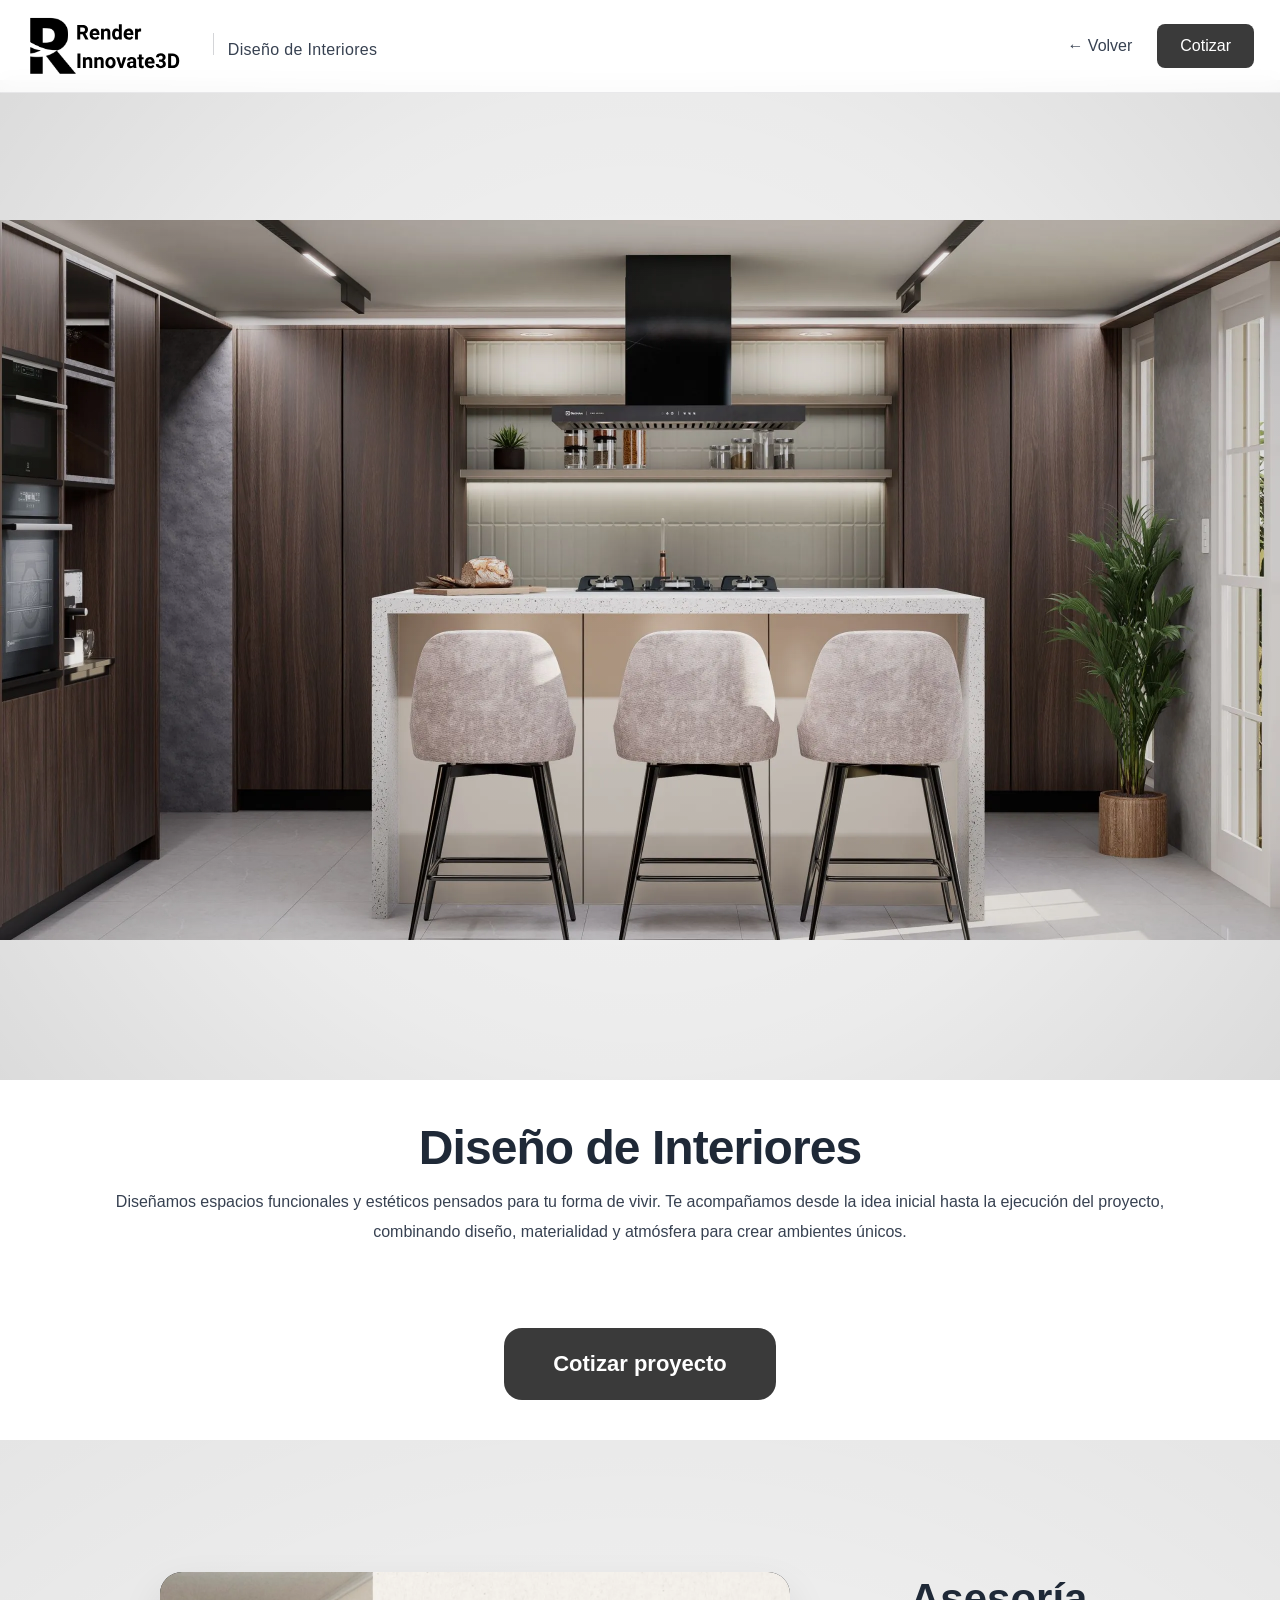
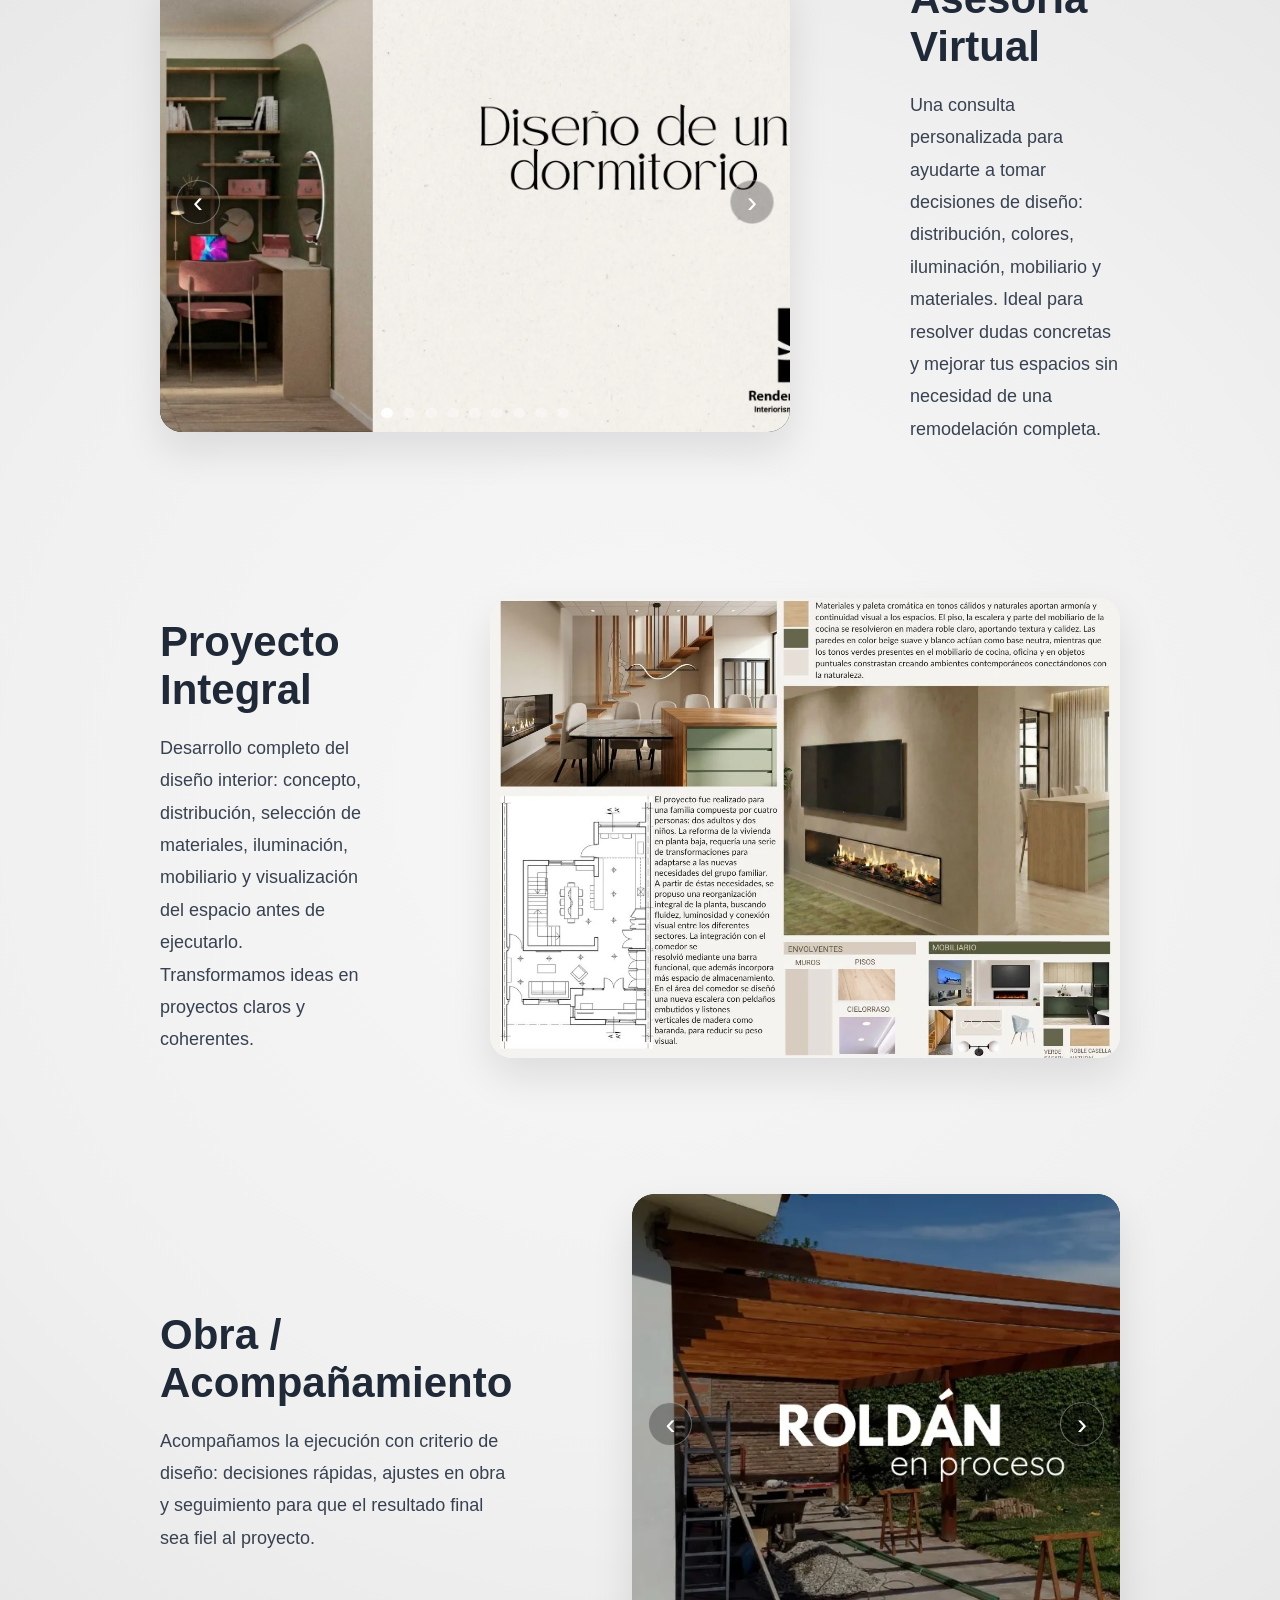
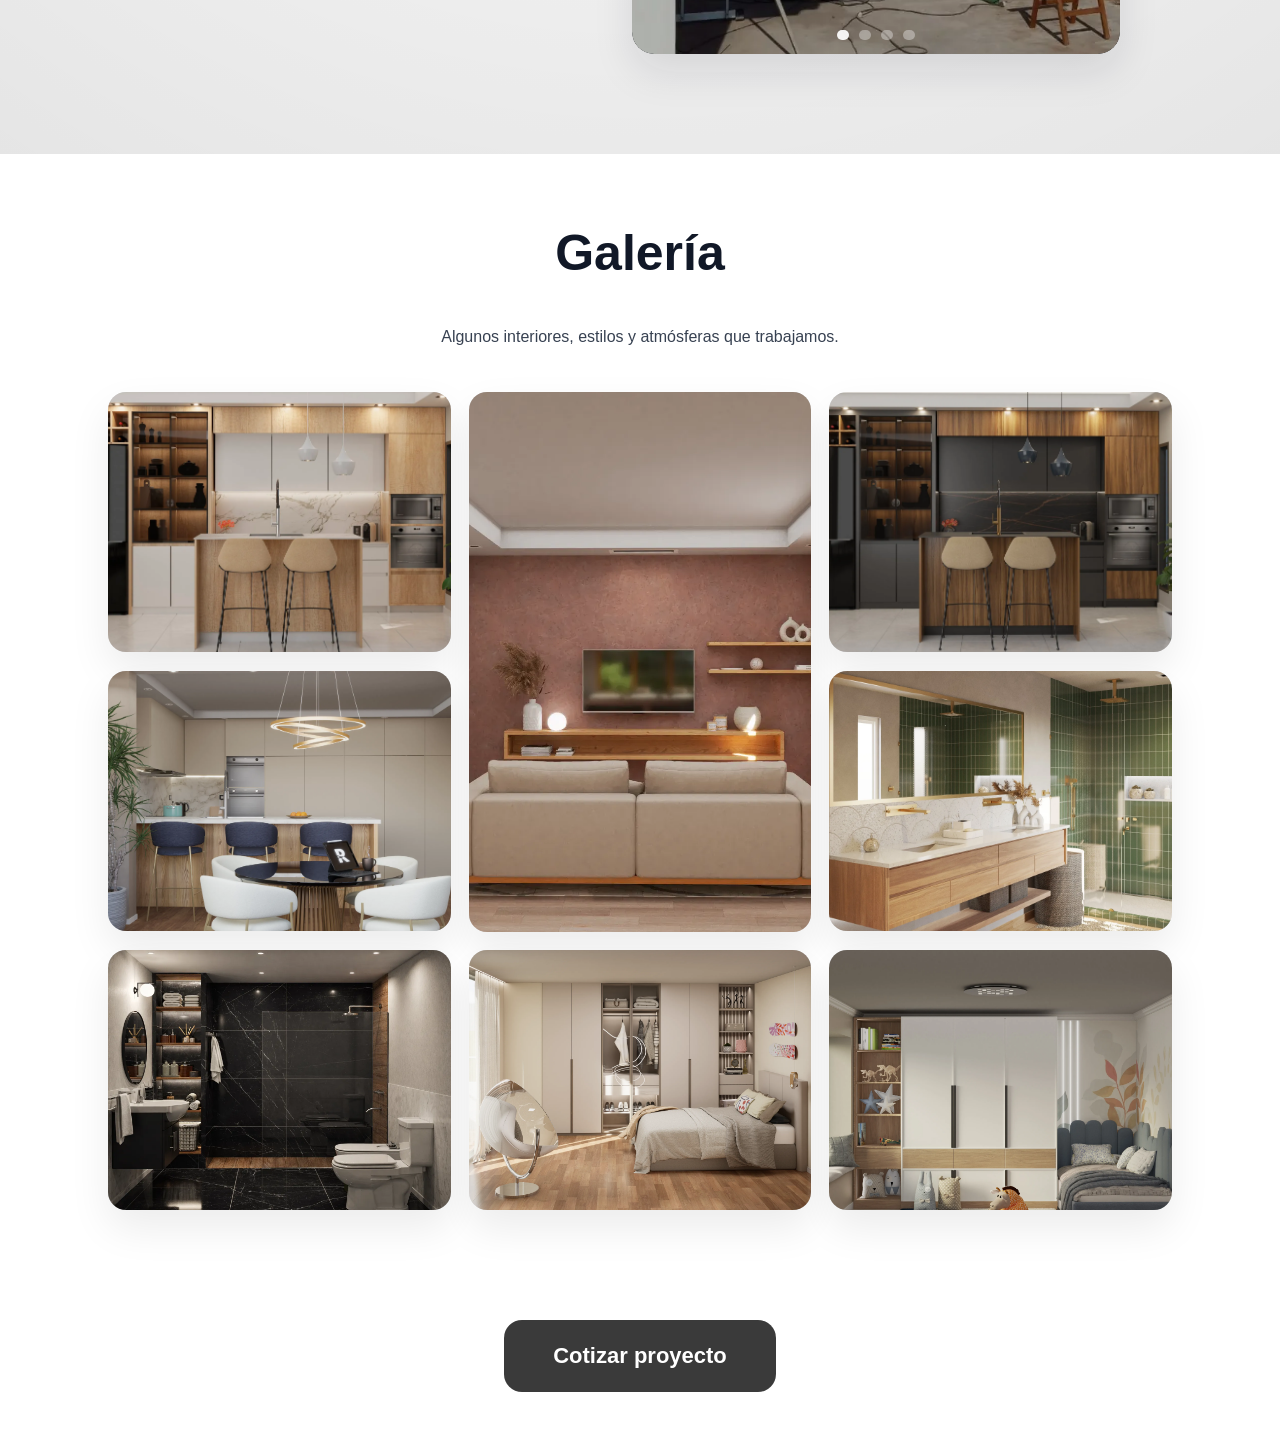
<file: diseno-interiores.html>
<!doctype html>
<html lang="es">
<head>
  <meta charset="utf-8" />
  <meta name="viewport" content="width=device-width, initial-scale=1" />
  <title>Diseño de Interiores - Render Innovate 3D</title>

  <link rel="stylesheet" href="styles.css" />
</head>

<body class="page">

<!-- HEADER -->
<header class="header-min">

  <div class="header-min__logo">
    <a href="index.html#home">
      <img src="assets/img/logo.svg" alt="Render Innovate 3D">
    </a>
    <span class="header-min__title">Diseño de Interiores</span>
  </div>

  <div class="header-min__actions">
    <a href="index.html#servicios" class="header-min__link">← Volver</a>
    <a href="index.html#contacto" class="header-min__btn">Cotizar</a>
  </div>

</header>


<!-- HERO -->
<section class="page-hero" style="background-image:url('assets/img/interiores-hero.webp');">
  <div class="page-hero__overlay"></div>
</section>


<!-- INTRO -->
<section class="section page-intro">
  <div class="container reveal">

    <h1 class="page-title">Diseño de Interiores</h1>

    <p class="page-text">
      Diseñamos espacios funcionales y estéticos pensados para tu forma de vivir.
      Te acompañamos desde la idea inicial hasta la ejecución del proyecto,
      combinando diseño, materialidad y atmósfera para crear ambientes únicos.
    </p>

  </div>
</section>


<!-- CTA -->
<section class="va-cta">
  <div class="va-cta__inner">
    <a href="index.html#contacto" class="va-cta__btn">Cotizar proyecto</a>
  </div>
</section>


<!-- SERVICIOS -->
<section class="va-editorial">

<!-- ASESORÍA VIRTUAL -->
<div class="va-block reveal">

  <div class="va-block__media di-slider" id="asesoriaSlider">
    <div class="di-slides">
      <div class="di-slide is-active"><img src="assets/img/asesoria/asesoria-1.webp" alt="Asesoría 1"></div>
      <div class="di-slide"><img src="assets/img/asesoria/asesoria-2.webp" alt="Asesoría 2"></div>
      <div class="di-slide"><img src="assets/img/asesoria/asesoria-3.webp" alt="Asesoría 3"></div>
      <div class="di-slide"><img src="assets/img/asesoria/asesoria-4.webp" alt="Asesoría 4"></div>
      <div class="di-slide"><img src="assets/img/asesoria/asesoria-5.webp" alt="Asesoría 5"></div>
      <div class="di-slide"><img src="assets/img/asesoria/asesoria-6.webp" alt="Asesoría 6"></div>
      <div class="di-slide"><img src="assets/img/asesoria/asesoria-7.webp" alt="Asesoría 7"></div>
      <div class="di-slide"><img src="assets/img/asesoria/asesoria-8.webp" alt="Asesoría 8"></div>
      <div class="di-slide"><img src="assets/img/asesoria/asesoria-9.webp" alt="Asesoría 9"></div>
    </div>

    <button class="di-arrow di-arrow-left" type="button" aria-label="Anterior">‹</button>
    <button class="di-arrow di-arrow-right" type="button" aria-label="Siguiente">›</button>

    <div class="di-dots" aria-label="Paginación"></div>
  </div>

  <div class="va-block__content">
    <h2>Asesoría Virtual</h2>
    <p>
      Una consulta personalizada para ayudarte a tomar decisiones de diseño:
      distribución, colores, iluminación, mobiliario y materiales.
      Ideal para resolver dudas concretas y mejorar tus espacios sin necesidad
      de una remodelación completa.
    </p>
  </div>

</div>


<!-- PROYECTO INTEGRAL -->
<div class="va-block va-block--reverse reveal">

  <div class="va-block__media"
       style="background-image:url('assets/img/interiores-proyecto.webp');">
  </div>

  <div class="va-block__content">

    <h2>Proyecto Integral</h2>

    <p>
      Desarrollo completo del diseño interior: concepto, distribución,
      selección de materiales, iluminación, mobiliario y visualización del
      espacio antes de ejecutarlo.
      Transformamos ideas en proyectos claros y coherentes.
    </p>

  </div>

</div>


<div class="va-block va-block--reverse reveal">

  <div class="va-block__media">
    <div class="di-slider" data-di-slider>
      <div class="di-slides">
        <div class="di-slide is-active"><img src="assets/img/obra-1.webp" alt="Obra y acompañamiento 1"></div>
        <div class="di-slide"><img src="assets/img/obra-2.webp" alt="Obra y acompañamiento 2"></div>
        <div class="di-slide"><img src="assets/img/obra-3.webp" alt="Obra y acompañamiento 3"></div>
        <div class="di-slide"><img src="assets/img/obra-4.webp" alt="Obra y acompañamiento 4"></div>
      </div>

      <button class="di-arrow di-arrow-left" type="button" aria-label="Anterior">‹</button>
      <button class="di-arrow di-arrow-right" type="button" aria-label="Siguiente">›</button>

      <div class="di-dots"></div>
    </div>
  </div>

  <div class="va-block__content">
    <h2>Obra / Acompañamiento</h2>
    <p>
      Acompañamos la ejecución con criterio de diseño: decisiones rápidas, ajustes en obra y seguimiento
      para que el resultado final sea fiel al proyecto.
    </p>
  </div>

</div>


</section>

<!-- GALERÍA EDITORIAL -->
<section class="section" id="galeria-interiores">
  <div class="container">
    <h2 class="reveal">Galería</h2>
    <p class="section-subtitle reveal">Algunos interiores, estilos y atmósferas que trabajamos.</p>

    <div class="editorial-gallery reveal">

      <a class="eg-item eg-item--lg" href="assets/img/interior-1.webp" target="_blank">
        <img src="assets/img/interior-1.webp" alt="Interior 1">
      </a>

      <a class="eg-item eg-item--tall" href="assets/img/interior-2.webp" target="_blank">
  <img src="assets/img/interior-2.webp" alt="Interior 2">
</a>

      <a class="eg-item" href="assets/img/interior-3.webp" target="_blank">
        <img src="assets/img/interior-3.webp" alt="Interior 3">
      </a>

      <a class="eg-item" href="assets/img/interior-4.webp" target="_blank">
        <img src="assets/img/interior-4.webp" alt="Interior 4">
      </a>

      <a class="eg-item eg-item--lg" href="assets/img/interior-5.webp" target="_blank">
        <img src="assets/img/interior-5.webp" alt="Interior 5">
      </a>

      <a class="eg-item" href="assets/img/interior-6.webp" target="_blank">
        <img src="assets/img/interior-6.webp" alt="Interior 6">
      </a>
      <a class="eg-item" href="assets/img/interior-7.webp" target="_blank">
        <img src="assets/img/interior-7.webp" alt="Interior 7">
      </a>
      <a class="eg-item" href="assets/img/interior-8.webp" target="_blank">
        <img src="assets/img/interior-8.webp" alt="Interior 8">
      </a>
     
  </div>
</section>

<!-- CTA FINAL -->
<section class="va-cta">
  <div class="va-cta__inner">
    <a href="index.html#contacto" class="va-cta__btn">Cotizar proyecto</a>
  </div>
</section>


<script src="script.js"></script>

</body>
</html>
</file>
<file: styles.css>
/* =========================
   BASE
========================= */
body,
button,
input,
textarea{
  font-family: 'Open Sans', sans-serif;
}
* { box-sizing: border-box; }

html, body { overflow-x: hidden; }

body{
  margin: 0;
  font-family: 'Open Sans', sans-serif;
  background: #ffffff;
  color: #1f2937;
}

.container{
  max-width: 1100px;
  margin: 0 auto;
  padding: 0 18px;
}

/* =========================
   HEADER (LIMPIO)
========================= */
.header{
  background: #f7f7f7;
  position: sticky;
  top: 0;
  z-index: 1000;
}

.header__inner{
  max-width: 1700px;
  margin: 0 auto;
  padding: 12px 100px;
  display: flex;
  align-items: center;
  justify-content: space-between;
  min-height: 60px;
}

.logo img{
  height: 48px;
  width: auto;
  display: block;
  background: transparent;
}

.nav{
  display: flex;
  gap: 24px;
  align-items: center;
}

.nav a{
  color: #5f5f5f;
  text-decoration: none;
  padding: 8px 12px;
  border-radius: 10px;
  border: 1px solid transparent;
}

.nav a:hover{
  border-color: rgba(105,105,104,.6);
  background: rgba(0,0,0,.04);
}

.btn-nav{
  background: transparent;
  color: #1f2937;
  padding: 8px 14px;
  border-radius: 10px;
  border: 1px solid rgba(31,41,55,.25);
}

.btn-nav:hover{
  border-color: rgba(31,41,55,.55);
  background: rgba(0,0,0,.04);
}

/* Botón hamburguesa (solo móvil) */
.nav-toggle{
  display: none;
  border: 1px solid rgba(31,41,55,.25);
  background: transparent;
  color: #1f2937;
  padding: 6px 10px;
  border-radius: 10px;
  cursor: pointer;
}

/* =========================
   HERO SLIDER (HOME)
========================= */
.hero{
  position: relative;
  height: 100vh;
  overflow: hidden;
}

.slider{
  position: relative;
  width: 100%;
  height: 100%;
}

.slide{
  position: absolute;
  inset: 0;
  width: 100%;
  height: 100%;
  background-size: cover;
  background-position: center;
  display: flex;
  align-items: center;
  justify-content: center;
  text-align: center;
  opacity: 0;
  transition: opacity .6s ease;
}

.slide.is-active{
  opacity: 1;
  z-index: 1;
}

.overlay{
  position: absolute;
  inset: 0;
  background: rgba(0,0,0,.55);
}

.hero-content{
  position: relative;
  z-index: 2;
  max-width: 900px;
  padding: 0 20px;
  color: #ffffff;
}

.hero h1{
  font-size: 48px;
  margin: 0 0 15px;
}

.hero p{
  font-size: 18px;
  margin: 0 0 20px;
}

/* Botón general */
.btn{
  display: inline-block;
  padding: 10px 18px;
  background: #ffffff;
  color: #111827;
  text-decoration: none;
  border-radius: 10px;
  border: 1px solid rgba(17,24,39,.25);
}

.btn:hover{
  border-color: rgba(17,24,39,.55);
  box-shadow: 0 0 0 3px rgba(17,24,39,.08);
}

/* Flechas */
.arrow{
  position: absolute;
  top: 50%;
  transform: translateY(-50%);
  width: 45px;
  height: 45px;
  border-radius: 50%;
  border: none;
  background: rgba(0,0,0,.4);
  color: white;
  font-size: 26px;
  cursor: pointer;
  z-index: 3;
}

.arrow-left{ left: 25px; }
.arrow-right{ right: 25px; }

.arrow:hover{ background: rgba(0,0,0,.7); }

/* Dots */
.dots{
  position: absolute;
  bottom: 25px;
  left: 0;
  right: 0;
  display: flex;
  justify-content: center;
  gap: 10px;
  z-index: 3;
}

.dot{
  width: 10px;
  height: 10px;
  border-radius: 50%;
  border: none;
  background: rgba(255,255,255,.4);
  cursor: pointer;
}

.dot.active{ background: #ffffff; }

/* =========================
   SECTIONS (AIRE + TIPOGRAFÍA)
========================= */
.section{
  padding: 70px 0;
  text-align: center;
}

.section h2{
  font-size: 50px;
  font-weight: 600;
  margin: 0 0 40px;
  color: #111827;
}

.section p{
  font-size: 16px;
  line-height: 1.9;
  max-width: 1100px;
  margin: 0 auto;
  color: #374151;
}

/* =========================
   CARDS (SERVICIOS)
========================= */
.cards{
  display: flex;
  gap: 20px;
  margin-top: 40px;
}

.card{
  background: #f7f7f7;
  padding: 24px;
  border-radius: 14px;
  flex: 1;
  text-align: left;
  border: 1px solid rgba(17,24,39,.08);
}

.card h3{
  margin: 0 0 10px;
  color: #111827;
}

.card p{
  margin: 0;
  color: #4b5563;
  line-height: 1.7;
  font-size: 16px;
}

/* =========================
   CTA
========================= */
.cta{
  background: #f7f7f7;
  padding: 90px 0;
  text-align: center;
}

.cta h2{ margin: 0 0 16px; }

.cta form{ margin-top: 18px; }

.cta input{
  padding: 12px 12px;
  margin: 10px;
  border-radius: 10px;
  border: 1px solid rgba(17,24,39,.18);
  min-width: 240px;
}

/* =========================
   FOOTER
========================= */
.footer{
  text-align: center;
  padding: 24px;
  background: #ffffff;
  border-top: 1px solid rgba(17,24,39,.08);
  color: #6b7280;
}

/* =========================
   CARDS CLICKEABLES + MEDIA
========================= */
.card-link{
  text-decoration: none;
  color: inherit;
  cursor: pointer;
  border: 1px solid rgba(17,24,39,.08);
  border-radius: 16px;
  overflow: hidden;
  transition:
    transform .35s cubic-bezier(.22,.61,.36,1),
    box-shadow .35s ease,
    border-color .35s ease;
}
.card-link:hover{
  transform: translateY(-4px);
  box-shadow: 0 10px 30px rgba(0,0,0,.08);
  border-color: rgba(17,24,39,.18);
}

.card-media{
  width: 100%;
  height: 160px;
  border-radius: 12px;
  overflow: hidden;
  margin-bottom: 14px;
  background: #e5e7eb;
  position: relative;
}

.card-img,
.card-video{
  width: 100%;
  height: 100%;
  object-fit: cover;
  display: block;
  transition: transform .6s ease;
}

.card-link:hover .card-img,
.card-link:hover .card-video{
  transform: scale(1.06);
}

.card-media::after{
  content: "";
  position: absolute;
  inset: 0;
  background: rgba(0,0,0,0);
  transition: background .4s ease;
}

.card-link:hover .card-media::after{
  background: rgba(0,0,0,.15);
}

.card-cta{
  display: inline-block;
  margin-top: 14px;
  font-weight: 600;
  transition: transform .3s ease;
}

.card-link:hover .card-cta{
  transform: translateX(6px);
}

/* =========================
   Animaciones al hacer scroll
========================= */
.reveal{
  opacity: 0;
  transform: translateY(18px);
  transition: opacity .7s ease, transform .7s ease;
  will-change: opacity, transform;
}

.reveal.is-visible{
  opacity: 1;
  transform: translateY(0);
}

/* =========================
   RESPONSIVE GENERAL
========================= */
@media (max-width: 860px){
  .nav-toggle{ display: inline-block; }
  .nav{ display: none; }
  .nav.active{
    display: flex;
    flex-direction: column;
    gap: 10px;
    position: absolute;
    right: 18px;
    top: 72px;
    background: #ffffff;
    border: 1px solid rgba(17,24,39,.12);
    padding: 12px;
    border-radius: 14px;
  }

  .cards{ flex-direction: column; }
  .hero h1{ font-size: 34px; }
}

.section-alt{ background: #e9eaec; }
.section-nosotros{ padding: 70px 0; }
.section-servicios{ padding: 160px 0; }

/* =========================
   CONTACTO (estilo tarjeta)
========================= */
.section-subtitle{
  margin: 8px auto 24px;
  max-width: 800px;
  color: #6b7280;
  text-align: center;
  font-size: 16px;
}

.contact-card{
  background: #ffffff;
  border: 1px solid rgba(17,24,39,.10);
  border-radius: 18px;
  padding: 22px;
  max-width: 900px;
  margin: 0 auto;
  box-shadow: 0 18px 40px rgba(0,0,0,.08);
}

.contact-form{
  background: #ffffff;
  border-radius: 14px;
  padding: 22px;
}

.field{ margin-bottom: 18px; }

.field label{
  display: block;
  font-size: 12px;
  letter-spacing: .28em;
  color: #6b7280;
  margin-bottom: 10px;
  text-transform: uppercase;
}

.field input,
.field textarea{
  width: 100%;
  padding: 14px 14px;
  border-radius: 14px;
  border: 1px solid rgba(17,24,39,.15);
  outline: none;
  font-size: 15px;
  color: #111827;
  background: #ffffff;
}

.field textarea{
  min-height: 160px;
  resize: vertical;
}

.field input:focus,
.field textarea:focus{
  border-color: rgba(17,24,39,.35);
  box-shadow: 0 0 0 3px rgba(17,24,39,.08);
}

.field-row{
  display: grid;
  grid-template-columns: 1fr 1fr;
  gap: 18px;
}

.contact-actions{
  display: flex;
  gap: 14px;
  margin-top: 8px;
  flex-wrap: wrap;
}

.btn.primary{
  background: #3b3d3d;
  color: #ffffff;
  border: 1px solid transparent;
}
.btn.primary:hover{
  box-shadow: 0 0 0 3px rgba(15,47,58,.16);
}

.btn.secondary{
  background: #757a7c;
  color: #ffffff;
  border: 1px solid transparent;
}
.btn.secondary:hover{
  box-shadow: 0 0 0 3px rgba(154,166,172,.22);
}

.tip{
  margin-top: 18px;
  font-size: 12px;
  color: #6b7280;
}

.form-status{
  margin-top: 28px;
  font-size: 14px;
  color: #0f2f3a;
}

@media (max-width: 860px){
  .field-row{ grid-template-columns: 1fr; }
  .contact-card{ padding: 16px; }
  .contact-form{ padding: 16px; }
}

#contacto{
  padding-top: 50px;
  padding-bottom: 120px;
}
#contacto h2{ margin-bottom: 6px; }
#contacto .section-subtitle{
  margin-top: 0;
  margin-bottom: 18px;
}

/* ===============================
   PÁGINAS INTERNAS (HEADER MIN)
================================ */
.page{ background: #ffffff; }

/* Header minimal fijo */
.header-min{
  position: fixed;
  top: 0;
  left: 0;
  right: 0;
  z-index: 2000;
  display: flex;
  align-items: center;
  justify-content: space-between;
  padding: 14px 26px;
  background: rgba(255,255,255,.82);
  backdrop-filter: blur(10px);
  border-bottom: 1px solid rgba(17,24,39,.08);
}

.header-min__logo img{
  height: 64px;
  width: auto;
  display: block;
}

.header-min__actions{
  display: flex;
  align-items: center;
  gap: 12px;
}

.header-min__link{
  text-decoration: none;
  color: #374151;
  padding: 10px 12px;
  border-radius: 10px;
  border: 1px solid transparent;
}

.header-min__link:hover{
  border-color: rgba(17,24,39,.14);
  background: rgba(17,24,39,.04);
}

/* Botones grises (cotizar + CTAs) */
.header-min__btn,
.va-cta__btn,
.btn{
  background:#3a3a3a;
  color:#fff;
  border-radius:8px;
  padding:12px 22px;
  font-weight:500;
  transition:all .3s ease;
  border: 1px solid transparent;
  text-decoration: none;
}

.header-min__btn:hover,
.va-cta__btn:hover,
.btn:hover{
  background:#1f1f1f;
}

/* ===============================
   HERO (PÁGINAS INTERNAS)
   ✅ ACÁ ESTÁ EL TAMAÑO
   - antes te quedaba gigante porque estaba en 100vh
================================ */
.page-hero{
  position: relative;
  width: 100%;
  height: 100vh;        /* ✅ Ajuste clave (antes 100vh) */
  max-height: 900px;   /* ✅ tope en monitores grandes */
  min-height: 1000px;   /* ✅ piso para que no quede chato */
  overflow: hidden;
  background: #ffffff;

  /* si usás background-image en alguna página */
  background-size: contain;
  background-position: center;
  background-repeat: no-repeat;
}

/* Video dentro del hero (maqueta virtual) */
.hero-video{
  position: absolute;
  inset: 0;
  width: 100%;
  height: 100%;
  object-fit: cover;
  object-position: center 45%;
  transform: scale(1.01);
}

/* Overlay */
.page-hero__overlay{
  position: absolute;
  inset: 0;
  background: radial-gradient(
  circle at center,
  rgba(0,0,0,.04) 0%,
  rgba(0,0,0,.08) 60%,
  rgba(0,0,0,.14) 100%
);
  pointer-events: none;
}

@media (max-width: 860px){
  .header-min{ padding: 12px 16px; }
  .header-min__logo img{ height: 52px; }

  .page-hero{
    height: 72vh;
    min-height: 380px;
    max-height: 560px;
  }

  .hero-video{ object-position: center 35%; }
}

@media (max-height: 740px){
  .page-hero{
    height: 60vh;
    min-height: 420px;
    max-height: 560px;
  }
}

/* ===============================
   INTRO PÁGINAS
================================ */
.page-intro{ padding: 40px 0; }

.page-title{
  margin: 0 0 12px;
  font-size: 48px;
  letter-spacing: -0.02em;
  text-align: center;
}

.page-text{
  margin: 0 auto;
  max-width: 900px;
  font-size: 18px;
  line-height: 1.8;
  color: #374151;
  text-align: center;
}

@media (max-width: 860px){
  .page-title{ font-size: 34px; }
  .page-text{ font-size: 16px; }
  .page-intro{ padding: 70px 0; }
}

/* ===============================
   GALERÍA FULLSCREEN (si la usás)
================================ */
.gallery-full{
  height: 100vh;
  width: 100%;
}

.gallery{
  position: relative;
  height: 100%;
  width: 100%;
  overflow: hidden;
  background: #0b0f14;
}

.g-slide{
  position: absolute;
  inset: 0;
  background-size: cover;
  background-position: center;
  opacity: 0;
  transition: opacity .6s ease;
}

.g-slide.is-active{
  opacity: 1;
  z-index: 1;
}

/* Dots */
.g-dots{
  position: absolute;
  bottom: 18px;
  left: 0;
  right: 0;
  display: flex;
  justify-content: center;
  gap: 10px;
  z-index: 2;
}

.g-dot{
  width: 10px;
  height: 10px;
  border-radius: 999px;
  border: none;
  background: rgba(255,255,255,.35);
  cursor: pointer;
}

.g-dot.active{
  background: rgba(255,255,255,.95);
}

/* ===============================
   CTA VISUALIZACIÓN
================================ */
.va-cta{
  padding: 40px 0;
  display: flex;
  align-items: center;
  justify-content: center;
  background: #ffffff;
}

.va-cta__btn{
  display: inline-block;
  padding: 22px 48px;
  font-size: 22px;
  font-weight: 600;
  border-radius: 18px;
  background: #3a3a3a;
  color: #ffffff;
  transition: all .25s ease;
}

.va-cta__btn:hover{
  transform: translateY(-4px);
  box-shadow: 0 20px 40px rgba(0,0,0,.14);
}

/* ===============================
   EDITORIAL VISUALIZACIÓN
================================ */
.va-editorial{
  padding: 100px 0;
  display: flex;
  flex-direction: column;
  gap: 120px;
  width: 100%;

  background: radial-gradient(
    circle at center,
    rgba(0,0,0,.03) 0%,
    rgba(0,0,0,.06) 60%,
    rgba(0,0,0,.10) 100%
  );
}

.va-block{
  display: flex;
  align-items: center;
  gap: 120px;
  width: 100%;
  max-width: 1200px;
  margin: 0 auto;
  padding: 0 120px;
}

.va-block--reverse{ flex-direction: row-reverse; }

.va-block__media{
  flex: 3;
  height: 460px;
  background-size: cover;
  background-position: center;
  border-radius: 22px;
  box-shadow: 0 18px 40px rgba(17,24,39,.10);
  overflow: hidden;
}

.va-block__media:hover{ transform: scale(1.03); }

.va-block__content{
  flex: 1;
  max-width: 420px;
}

.va-block__content h2{
  font-size: 42px;
  margin-bottom: 16px;
}

.va-block__content p{
  font-size: 18px;
  line-height: 1.8;
  color: #374151;
  max-width: 520px;
}

@media (max-width: 960px){
  .va-block{
    flex-direction: column;
    gap: 30px;
    padding: 0 24px;
  }
  .va-block--reverse{ flex-direction: column; }
  .va-block__media{ height: 320px; }
  .va-editorial{ gap: 80px; }
  .va-block__content p{ max-width: 100%; }
}

/* Panorama dentro de media */
.va-pano{
  width:100%;
  height:100%;
  border-radius:22px;
  overflow:hidden;
}

/* Video dentro de media */
.va-video-wrap{
  position: relative;
  width: 100%;
  height: 100%;
  border-radius: 22px;
  overflow: hidden;
}

.va-video{
  width:100%;
  height:100%;
  object-fit:cover;
  border-radius:22px;
}

/* ===============================
   PANORÁMICA ENMARCADA (MAQUETA)
================================ */
.mv-pano-section{ padding: 100px 0; }

.mv-pano-wrap{
  max-width: 1200px;
  margin: 0 auto;
  padding: 0 24px;
}

.mv-pano-frame{
  width: 100%;
  height: 520px;
  border-radius: 22px;
  overflow: hidden;
  box-shadow: 0 20px 40px rgba(0,0,0,.12);
  background: #000;
}

.mv-pano-controls{
  margin-top: 18px;
  display: flex;
  justify-content: center;
  gap: 12px;
}

.mv-pill{
  border: 1px solid rgba(17,24,39,.18);
  background: #ffffff;
  padding: 8px 18px;
  border-radius: 999px;
  font-size: 14px;
  cursor: pointer;
  transition: all .25s ease;
}

.mv-pill:hover{ border-color: rgba(17,24,39,.35); }

.mv-pill.is-active{
  background: #3a3a3a;
  color: #ffffff;
  border-color: transparent;
}

@media (max-width: 900px){
  .mv-pano-frame{ height: 380px; }
}
@media (max-width: 600px){
  .mv-pano-frame{ height: 300px; }
}

/* =========================
   HOTSPOTS CIRCULARES LIMPIOS
========================= */
.pnlm-hotspot-base{
  background: transparent !important;
  border-radius: 999px !important;
}

.pnlm-hotspot-base::after{
  content:"";
  display:block;
  width:18px;
  height:18px;
  border-radius:50%;
  background:#ffffff;
  border:2px solid rgba(0,0,0,.25);
  box-shadow:0 4px 10px rgba(0,0,0,.25);
  transition:transform .15s ease, box-shadow .15s ease;
}

.pnlm-hotspot-base:hover::after{
  transform:scale(1.15);
  box-shadow:0 6px 16px rgba(0,0,0,.25);
}

.pnlm-tooltip{
  background: rgba(0,0,0,.55) !important;
  color:#fff !important;
  border-radius:8px !important;
  padding:6px 10px !important;
  font-size:12px !important;
}

/* ===============================
   PROYECTO DESTACADO
================================ */
.featured-project{
  display:flex;
  align-items:center;
  gap:60px;
  margin-top:50px;
}

.featured-project__media{ flex:1; }

.featured-project__media img{
  width:100%;
  border-radius:20px;
  box-shadow:0 20px 40px rgba(0,0,0,.12);
}

.featured-project__content{ flex:1; }

.featured-project__content h3{
  font-size:32px;
  margin-bottom:16px;
}

.featured-project__content p{
  font-size:16px;
  line-height:1.8;
  margin-bottom:24px;
  color:#374151;
}

@media (max-width: 900px){
  .featured-project{
    flex-direction:column;
    text-align:center;
  }
}

/* ===============================
   GALERÍA EDITORIAL (INTERIORES)
================================ */
.editorial-gallery{
  margin-top: 40px;
  display: grid;
  grid-template-columns: repeat(12, 1fr);
  gap: 18px;
}

.eg-item{
  position: relative;
  display: block;
  grid-column: span 4;
  height: 260px;
  border-radius: 18px;
  overflow: hidden;
  background: #e5e7eb;
  box-shadow: 0 18px 40px rgba(0,0,0,.08);
  transition: transform .35s cubic-bezier(.22,.61,.36,1), box-shadow .35s ease;
}

.eg-item img{
  width: 100%;
  height: 100%;
  object-fit: cover;
  display: block;
  transform: scale(1.01);
  transition: transform .6s ease;
}

.eg-item:hover{
  transform: translateY(-6px);
  box-shadow: 0 24px 60px rgba(0,0,0,.12);
}

.eg-item:hover img{
  transform: scale(1.06);
}

.eg-item--tall{
  grid-column: span 4;
  grid-row: span 2;
  height: 540px;
}

@media (max-width: 980px){
  .eg-item{ grid-column: span 6; height: 240px; }
  .eg-item--lg{ grid-column: span 12; height: 320px; }
}

@media (max-width: 560px){
  .editorial-gallery{ gap: 12px; }
  .eg-item{ grid-column: span 12; height: 240px; }
  .eg-item--lg{ height: 260px; }
}

/* ===============================
   SLIDER - ASESORÍA VIRTUAL (DI)
================================ */
.di-slider{
  position: relative;
  overflow: hidden;
  border-radius: 22px;
  box-shadow: 0 18px 40px rgba(17,24,39,.10);
  background: #0b0f14;
}

.di-slides{
  position: relative;
  width: 100%;
  height: 100%;
}

.di-slide{
  position: absolute;
  inset: 0;
  opacity: 0;
  transition: opacity .55s ease;
}

.di-slide.is-active{
  opacity: 1;
  z-index: 1;
}

.di-slide img{
  width: 100%;
  height: 100%;
  object-fit: contain; /* ✅ no recorta */
}

/* Flechas */
.di-arrow{
  position: absolute;
  top: 50%;
  transform: translateY(-50%);
  width: 44px;
  height: 44px;
  border-radius: 999px;
  border: 1px solid rgba(255,255,255,.35);
  background: rgba(0,0,0,.28);
  color: #fff;
  font-size: 30px;
  line-height: 1;
  display: grid;
  place-items: center;
  cursor: pointer;
  z-index: 2;
  transition: background .2s ease, transform .2s ease;
}

.di-arrow:hover{
  background: rgba(0,0,0,.45);
  transform: translateY(-50%) scale(1.05);
}

.di-arrow-left{ left: 16px; }
.di-arrow-right{ right: 16px; }

/* Dots */
.di-dots{
  position: absolute;
  left: 0;
  right: 0;
  bottom: 14px;
  display: flex;
  justify-content: center;
  gap: 10px;
  z-index: 2;
}

.di-dot{
  width: 10px;
  height: 10px;
  border-radius: 999px;
  border: none;
  background: rgba(255,255,255,.35);
  cursor: pointer;
  transition: transform .2s ease, background .2s ease;
}

.di-dot:hover{ transform: scale(1.12); }

.di-dot.is-active{
  background: rgba(255,255,255,.92);
}

@media (max-width: 600px){
  .di-arrow{
    width: 40px;
    height: 40px;
    font-size: 28px;
  }
}/* ===============================
   HEADER HOME igual a internas
================================ */
.header-min--home{
  position: fixed; /* fija arriba siempre */
  top: 0; left: 0; right: 0;
}

/* Como el header ahora es fixed, empujamos el contenido del home */
body{
  padding-top: 80px; /* ajusta si tu header queda más alto/bajo */
}

/* En desktop, el nav del home se muestra en fila dentro del header-min */
.header-min--home .nav{
  display: flex;
  gap: 18px;
  align-items: center;
}

/* En mobile, usamos el mismo toggle que ya tenías */
@media (max-width: 860px){
  body{ padding-top: 72px; }

  .header-min--home .nav{
    display: none;
  }

  .header-min--home .nav.active{
    display: flex;
    flex-direction: column;
    gap: 10px;
    position: absolute;
    right: 18px;
    top: 72px;
    background: #ffffff;
    border: 1px solid rgba(17,24,39,.12);
    padding: 12px;
    border-radius: 14px;
  }
}
html{
  scroll-padding-top: 90px; /* ajustá */
  scroll-behavior: smooth;
}
/* ===============================
   TÍTULO DE SECCIÓN EN HEADER
================================ */

.header-min__logo{
  display:flex;
  align-items:center;
  gap:14px;
}

.header-min__title{
  font-size:16px;
  font-weight:500;
  color:#374151;
  letter-spacing:.02em;
}

/* separador visual elegante */
.header-min__title::before{
  content:"";
  width:1px;
  height:22px;
  background:rgba(17,24,39,.18);
  display:inline-block;
  margin-right:14px;
}
.header-min{
  position: fixed;
  top:0;
  left:0;
  right:0;

  display:flex;
  align-items:center;
  justify-content:space-between;

  padding:14px 26px;

  background:rgba(255,255,255,.82);
  backdrop-filter:blur(10px);

  border-bottom:1px solid rgba(17,24,39,.08);
  z-index:2000;
}

/* logo + titulo */
.header-min__logo{
  display:flex;
  align-items:center;
  gap:14px;
}

.header-min__title{
  font-size:16px;
  color:#374151;
  font-weight:500;
}

.header-min__title::before{
  content:"";
  width:1px;
  height:22px;
  background:rgba(17,24,39,.18);
  display:inline-block;
  margin-right:14px;
}

/* botones derecha */
.header-min__actions{
  display:flex;
  align-items:center;
  gap:12px;
}
/* --- FIX: el slider tiene que ocupar toda la altura del contenedor --- */
.va-block__media .di-slider{
  width: 100%;
  height: 100%;
}

/* Asegura que el wrapper de slides también tenga altura */
.va-block__media .di-slides{
  width: 100%;
  height: 100%;
}

/* La imagen dentro del slide */
.va-block__media .di-slide img{
  width: 100%;
  height: 100%;
  object-fit: cover;     /* si querés que NO recorte: cambiá a contain */
  display: block;
}
/* ===============================
   ABOUT / NOSOTROS LAYOUT
================================ */

.about-layout{
  display: flex;
  align-items: center;
  gap: 80px;
  margin-top: 30px;
}

.about-text{
  flex: 2;
  text-align: left;
}

.about-logo{
  flex: 1;
  display: flex;
  justify-content: center;
}

.about-logo img{
  width: 400px;
  opacity: 0.9;
}

/* responsive */
@media (max-width: 900px){

  .about-layout{
    flex-direction: column;
    text-align: center;
  }

  .about-text{
    text-align: center;
  }

  .about-logo img{
    width: 160px;

  }

}/* ===============================
   EQUIPO
================================ */

.team{
  margin-top: 60px;
  display: flex;
  justify-content: center;
  gap: 80px;
  flex-wrap: wrap;
}

.team-member{
  text-align: center;
  max-width: 220px;
}

.team-photo{
  width: 180px;
  height: 220px;
  margin: 0 auto 16px;
  border-radius: 16px;
  overflow: hidden;
  box-shadow: 0 10px 25px rgba(0,0,0,.10);
}

.team-photo img{
  width: 100%;
  height: 100%;
  object-fit: cover;
}

.team-member h3{
  margin: 6px 0 4px;
  font-size: 18px;
}

.team-member p{
  margin: 0;
  font-size: 14px;
  color: #6b7280;
}
/* ===============================
   FOOTER PREMIUM
================================ */

.site-footer{
  background: #e9eaec;
  border-top: 1px solid rgba(17,24,39,.08);
  margin-top: 0;
}

.footer-inner{
  max-width: 1250px;
  margin: 0 auto;
  padding: 70px 30px 50px;
  display: grid;
  grid-template-columns: 1.3fr 1fr 1fr;
  gap: 80px;
  align-items: start;
}

.footer-logo{
  width: 170px;
  display: block;
  margin-bottom: 24px;
}

.footer-text{
  max-width: 360px;
  font-size: 16px;
  line-height: 1.9;
  color: #4b5563;
  margin-bottom: 10px;
  text-align: left;
}

.footer-links h4,
.footer-contact h4{
  font-size: 18px;
  margin: 0 0 18px;
  color: #111827;
}

.footer-links ul{
  list-style: none;
  padding: 0;
  margin: 0;
}

.footer-links li{
  margin-bottom: 12px;
}

.footer-links a,
.footer-contact p,
.footer-instagram{
  font-size: 16px;
  color: #4b5563;
  text-decoration: none;
  transition: color .25s ease;
}

.footer-links a:hover,
.footer-instagram:hover{
  color: #111827;
}

.footer-contact p{
  margin: 0 0 12px;
  line-height: 1.8;
}

.footer-instagram{
  display: inline-block;
  padding-bottom: 2px;
  border-bottom: 1px solid rgba(17,24,39,.18);
}

.footer-bottom{
  border-top: 1px solid rgba(17,24,39,.08);
  text-align: center;
  padding: 22px 20px;
  text-align: center;
}

.footer-bottom p{
  margin: 0 auto;
  text-align: center;
  
}

.footer-bottom p{
  margin: 0;
  font-size: 14px;
  color: #6b7280;
}

/* Responsive */
@media (max-width: 900px){
  .footer-inner{
    grid-template-columns: 1fr;
    gap: 40px;
    padding: 55px 24px 40px;
  }

  .footer-text{
    max-width: 100%;
  }
}
/* =========================================================
   PÁGINAS INTERNAS — AJUSTES SOLO MOBILE
   Maqueta Virtual + Visualización Arquitectónica + Diseño de Interiores
   (desktop queda igual)
========================================================= */

@media (max-width: 768px) {

  /* ---------- Header ---------- */
  .header-min {
    padding: 14px 16px;
    gap: 12px;
    flex-wrap: wrap;
    align-items: center;
    justify-content: space-between;
  }

  .header-min__logo {
    display: flex;
    align-items: center;
    gap: 10px;
    min-width: 0;
    flex: 1 1 100%;
  }

  .header-min__logo img {
    max-height: 34px;
    width: auto;
  }

  .header-min__title {
    font-size: 0.95rem;
    line-height: 1.2;
  }

  .header-min__actions {
    width: 100%;
    display: flex;
    gap: 10px;
    justify-content: space-between;
    align-items: center;
  }

  .header-min__link,
  .header-min__btn {
    font-size: 0.92rem;
    white-space: nowrap;
  }

  .header-min__btn {
    padding: 10px 14px;
  }

  /* ---------- Hero ---------- */
  .page-hero,
  .page-hero--video,
  .va-hero,
  .di-hero {
    min-height: 55vh;
  }

  .hero-video,
  .page-hero img,
  .page-hero video,
  .va-hero img,
  .va-hero video,
  .di-hero img,
  .di-hero video {
    width: 100%;
    height: 100%;
    object-fit: cover;
    display: block;
  }

  /* ---------- Intro / texto ---------- */
  .page-intro,
  .va-intro,
  .di-intro {
    padding: 52px 20px 36px;
  }

  .page-intro .container,
  .va-intro .container,
  .di-intro .container {
    width: 100%;
  }

  .page-title,
  .va-title,
  .di-title {
    font-size: clamp(2rem, 7vw, 2.8rem);
    line-height: 1.05;
    margin-bottom: 18px;
  }

  .page-text,
  .va-text,
  .di-text,
  .page-intro p,
  .va-intro p,
  .di-intro p {
    font-size: 1rem;
    line-height: 1.7;
    max-width: 100%;
  }

  /* ---------- Panorámica | Maqueta Virtual ---------- */
  .mv-pano-section {
    padding: 10px 16px 40px;
  }

  .mv-pano-wrap {
    width: 100%;
  }

  .mv-pano-frame {
    width: 100%;
    border-radius: 18px;
    overflow: hidden;
  }

  .va-pano,
  #mvPano,
  #vaPano {
    width: 100%;
    height: 52vh;
    min-height: 320px;
    max-height: 500px;
  }

  .mv-pano-controls {
    display: flex;
    flex-wrap: wrap;
    gap: 10px;
    justify-content: center;
    margin-top: 16px;
  }

  .mv-pill {
    flex: 1 1 calc(50% - 10px);
    min-width: 120px;
    text-align: center;
    padding: 12px 14px;
    font-size: 0.95rem;
  }

  /* ---------- Visualización / Interiores: bloques editoriales ---------- */
  .va-editorial,
  .di-editorial,
  .editorial-section {
    padding: 20px 16px 10px;
  }

  .va-block,
  .di-block,
  .editorial-block,
  .va-block.va-block--reverse,
  .di-block.di-block--reverse,
  .editorial-block.editorial-block--reverse {
    display: flex !important;
    flex-direction: column !important;
    gap: 20px;
    margin-bottom: 48px;
    align-items: stretch;
    grid-template-columns: 1fr !important;
  }

  .va-block__media,
  .va-block__content,
  .di-block__media,
  .di-block__content,
  .editorial-block__media,
  .editorial-block__content {
    width: 100%;
    max-width: 100%;
    flex: none;
  }

  /* importante: tus imágenes están en background-image */
  .va-block__media,
  .di-block__media,
  .editorial-block__media {
    min-height: 260px;
    background-position: center;
    background-size: cover;
    background-repeat: no-repeat;
    border-radius: 18px;
    overflow: hidden;
  }

  .va-video-wrap,
  .di-video-wrap,
  .video-wrap {
    width: 100%;
    border-radius: 18px;
    overflow: hidden;
  }

  .va-video,
  .di-video,
  .video-wrap video,
  .va-block video,
  .di-block video,
  .editorial-block video {
    width: 100%;
    height: auto;
    display: block;
    border-radius: 18px;
  }

  .va-block__content h2,
  .di-block__content h2,
  .editorial-block__content h2,
  .va-block__content h3,
  .di-block__content h3,
  .editorial-block__content h3 {
    font-size: 1.5rem;
    line-height: 1.15;
    margin-bottom: 12px;
  }

  .va-block__content p,
  .di-block__content p,
  .editorial-block__content p {
    font-size: 1rem;
    line-height: 1.7;
  }

  /* ---------- Galería fullscreen ---------- */
  .gallery-full {
    padding: 0 16px;
  }

  .gallery,
  #vaGallery {
    width: 100%;
  }

  .g-slide {
    min-height: 52vh;
    background-position: center;
    background-size: cover;
    background-repeat: no-repeat;
    border-radius: 18px;
  }

  .g-dots {
    bottom: 16px;
  }

  /* ---------- Galerías / grids ---------- */
  .va-gallery,
  .di-gallery,
  .gallery-grid,
  .renders-grid,
  .interiors-grid {
    display: grid;
    grid-template-columns: 1fr;
    gap: 14px;
    padding-left: 16px;
    padding-right: 16px;
  }

  .va-gallery img,
  .di-gallery img,
  .gallery-grid img,
  .renders-grid img,
  .interiors-grid img {
    width: 100%;
    height: auto;
    display: block;
    border-radius: 16px;
  }

  /* ---------- CTA ---------- */
  .va-cta,
  .di-cta,
  .page-cta {
    padding: 28px 16px;
  }

  .va-cta__inner,
  .di-cta__inner,
  .page-cta__inner {
    width: 100%;
    display: flex;
    justify-content: center;
  }

  .va-cta__btn,
  .di-cta__btn,
  .page-cta__btn {
    width: 100%;
    max-width: 360px;
    text-align: center;
    padding: 14px 18px;
  }
}


/* =========================================================
   CELULARES CHICOS
========================================================= */

@media (max-width: 480px) {

  .header-min {
    padding: 12px 14px;
  }

  .header-min__logo {
    gap: 8px;
  }

  .header-min__title {
    font-size: 0.88rem;
  }

  .header-min__actions {
    gap: 8px;
  }

  .header-min__link,
  .header-min__btn {
    font-size: 0.86rem;
  }

  .header-min__btn {
    padding: 9px 12px;
  }

  .page-hero,
  .page-hero--video,
  .va-hero,
  .di-hero {
    min-height: 46vh;
  }

  .page-intro,
  .va-intro,
  .di-intro {
    padding: 42px 16px 30px;
  }

  .page-title,
  .va-title,
  .di-title {
    font-size: clamp(1.8rem, 8vw, 2.3rem);
  }

  .page-text,
  .va-text,
  .di-text,
  .page-intro p,
  .va-intro p,
  .di-intro p {
    font-size: 0.98rem;
    line-height: 1.65;
  }

  .va-pano,
  #mvPano,
  #vaPano {
    height: 44vh;
    min-height: 280px;
  }

  .mv-pano-controls {
    gap: 8px;
  }

  .mv-pill {
    flex: 1 1 100%;
    min-width: unset;
    font-size: 0.92rem;
    padding: 11px 12px;
  }

  .va-block,
  .di-block,
  .editorial-block,
  .va-block.va-block--reverse,
  .di-block.di-block--reverse,
  .editorial-block.editorial-block--reverse {
    gap: 18px;
    margin-bottom: 40px;
  }

  .va-block__media,
  .di-block__media,
  .editorial-block__media {
    min-height: 220px;
  }

  .va-block__content h2,
  .di-block__content h2,
  .editorial-block__content h2,
  .va-block__content h3,
  .di-block__content h3,
  .editorial-block__content h3 {
    font-size: 1.3rem;
  }

  .va-block__content p,
  .di-block__content p,
  .editorial-block__content p {
    font-size: 0.96rem;
  }

  .gallery-full {
    padding: 0 14px;
  }

  .g-slide {
    min-height: 42vh;
  }

  .va-cta__btn,
  .di-cta__btn,
  .page-cta__btn {
    padding: 13px 16px;
    font-size: 0.95rem;
  }
}
</file>
